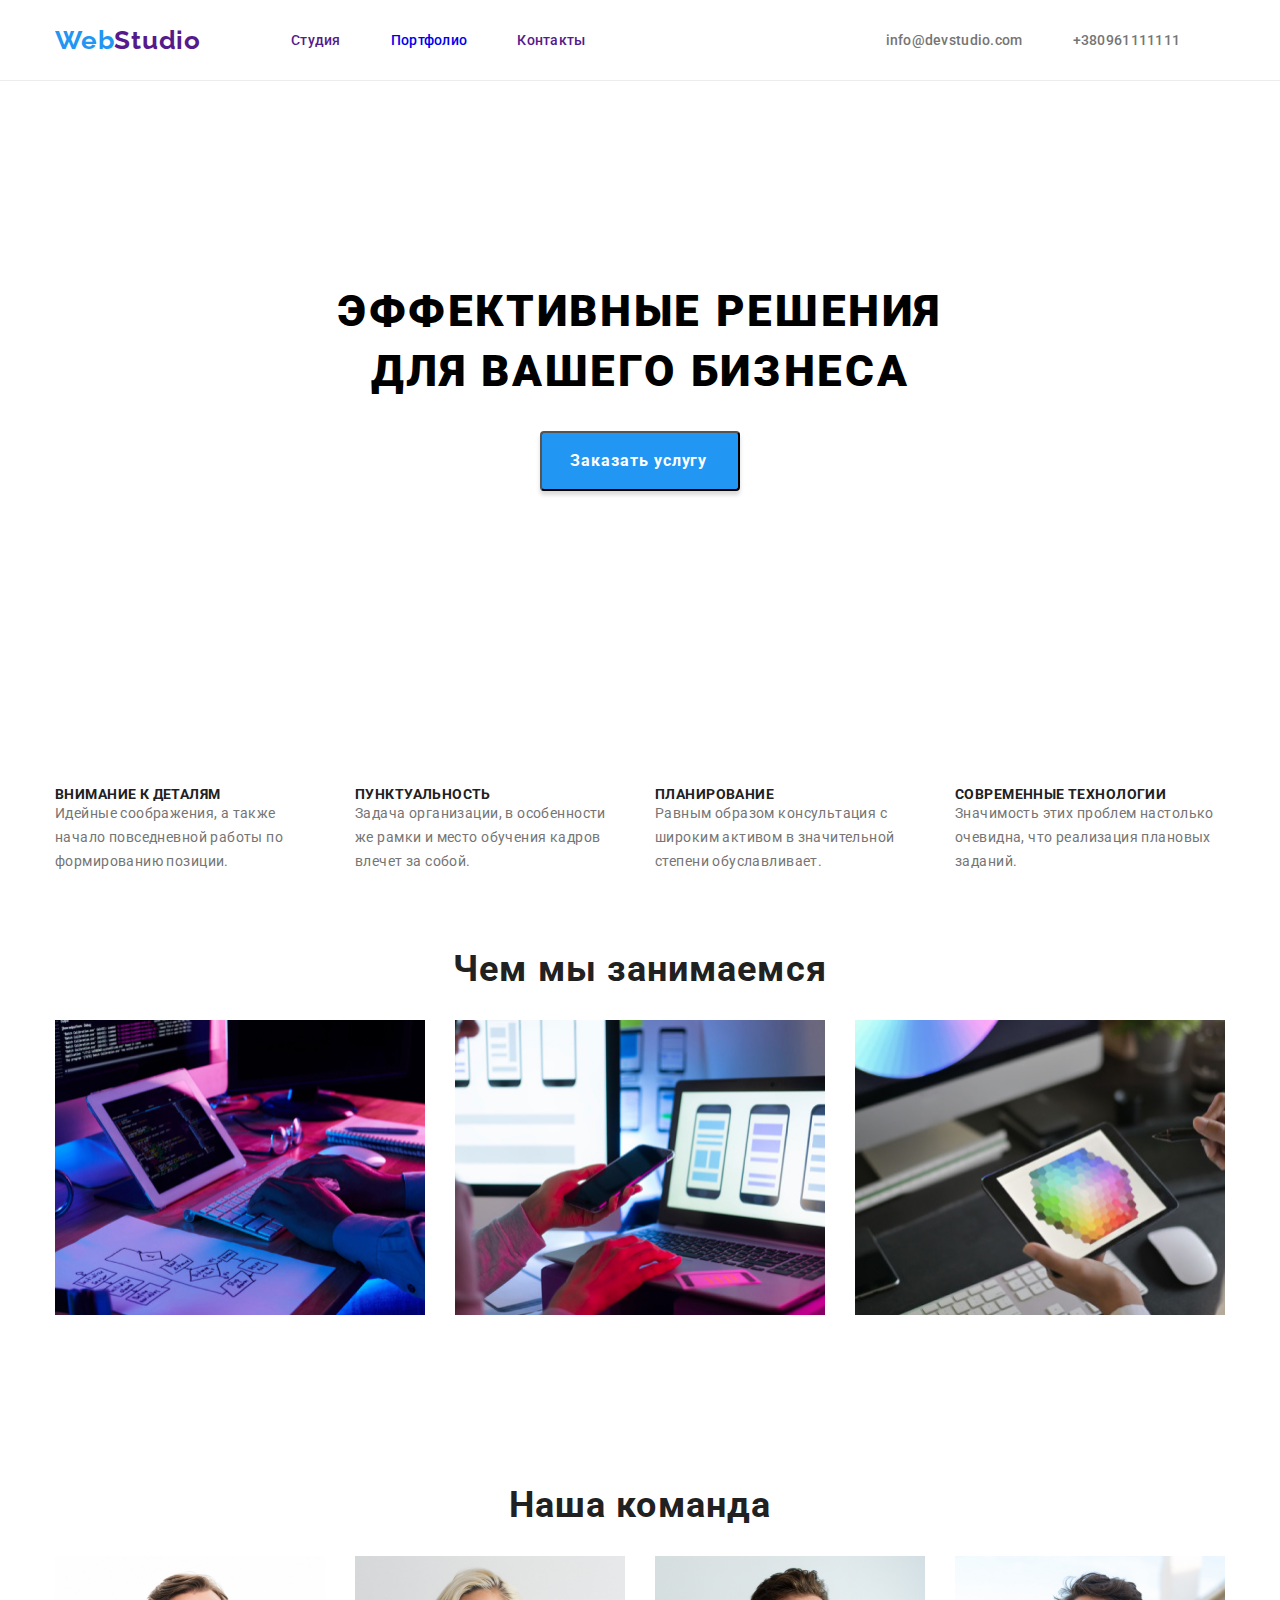
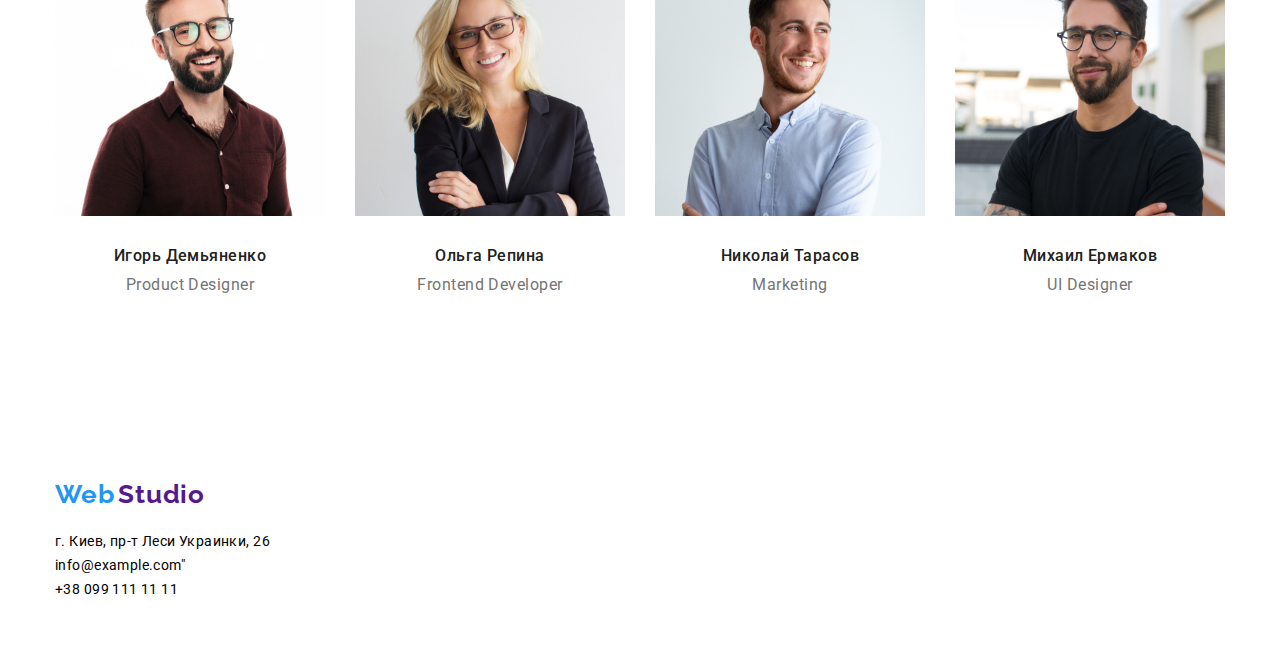
<file: index.html>
<!DOCTYPE html>
<html lang="ru">
  <head>
    <meta charset="UTF-8" />
    <meta name="viewport" content="width=device-width, initial-scale=1.0" />
    <link
      href="https://fonts.googleapis.com/css2?family=Raleway:wght@700&family=Roboto:wght@400;500;700;900&display=swap"
      rel="stylesheet"
    />
    <link rel="stylesheet" href="./css/styles.css" />
    <title>Web Studio</title>
  </head>
  <body>
    <!--HEADER-->
    <header class="header">
 <div class="container">
      <nav class="navigation">
        <a class="logo list link" href="">Web</a>
        <a class="logo-1 list link" href="">Studio</a>
        <ul class="navigation-list list">
          <li class="navigation-list-item">
            <a class="navigation-list-link link" href="">Студия</a>
          </li>
          <li class="navigation-list-item">
            <a class="navigation-list-link link" href="./portfolio.html">Портфолио</a>
          </li>
          <li class="navigation-list-item">
            <a class="navigation-list-link link" href="">Контакты</a>
          </li>
        </ul>
      <address class="address" >
        <a class="header-tel-link link add-1" href="mailto:info@devstudio.com">info@devstudio.com</a>
        <a class="header-tel-link link" href="tel:+380961111111">+380961111111</a>
       </address>
      </nav>
        </div>
    </header>
    <main>
      <!--HERO-->
      <section class="section-heading">
      <div class="container">
          <h1 class="heading">Эффективные решения <br> для вашего бизнеса </h1>
          <button class="modal-btn" type="button">Заказать услугу</button>
        </div>
      </section>
      <!--DETAILS-->
      <section class="section-details">
        <div class="container">
          <ul class="navigation-list list">
            <li class="about-details">
              <b class="about-details-heading">Внимание к деталям</b>
              <p class="about-details-text" >Идейные соображения, а также начало повседневной работы по формированию позиции.</p>
            </li>
            <li class="about-details">
              <b class="about-details-heading">Пунктуальность</b>
              <p class="about-details-text" >Задача организации, в особенности же рамки и место обучения кадров влечет за собой.</p>
            </li>
            <li class="about-details" >
              <b class="about-details-heading">Планирование</b>
              <p class="about-details-text" >Равным образом консультация с широким активом в значительной степени обуславливает.</p>
            </li>
            <li class="about-details" >
              <b class="about-details-heading">Современные технологии</b>
              <p class="about-details-text">Значимость этих проблем настолько очевидна, что реализация плановых заданий.</p>
            </li>
          </ul>
        </div>
      </section>

      <!--OUR WORK-->
      <section class="section-work">
        <div class="container"> 
        <h2 class="section-work-heading">Чем мы занимаемся</h2>
        <ul class="section-work-list list">
          <li class="images-work-item"><img src="./images/our-work/img-desktopapp.jpg" alt="ноутбук" width="370" height="295"</li>
          <li class="images-work-item"><img src="./images/our-work/img-mobileapp.jpg" alt="мобильный телефон" width="370" height="295"</li>
          <li class="images-work-item"><img src="./images/our-work/img-design.jpg" alt="монитор компьютера" width="370" height="295"</li>
        </ul>
        </div>
      </section>

      <!-- Our command -->
      <section class="section-command">
      <div class="container">
        <h2 class="section-command-heading">Наша команда</h2>
        <ul class="section-command-list list">
          <li class="command-item">
            <img src="./images/we/img-igor.jpg" alt="дизайнер продукта" width="270" height="260" />
            <h3 class="section-command-name">Игорь Демьяненко</h3>
            <p class="section-command-proffesion" lang="en">Product Designer</p>
          </li>
          <li class="command-item">
            <img src="./images/we/img-olga.jpg" alt="фронтенд-разработчик" width="270" height="260" />
            <h3 class="section-command-name">Ольга Репина</h3>
            <p class="section-command-proffesion" lang="en">Frontend Developer</p>
          </li>
          <li class="command-item" >
            <img src="./images/we/img-nik.jpg" alt="маркетолог" width="270" height="260" />
            <h3 class="section-command-name">Николай Тарасов</h3>
            <p class="section-command-proffesion" lang="en">Marketing</p>
          </li>
          <li class="command-item">
            <img src="./images/we/img-mikle.jpg" alt="дизайнер интерфейса" width="270" height="260" />
            <h3 class="section-command-name">Михаил Ермаков</h3>
            <p class="section-command-proffesion" lang="en">UI Designer</p>
          </li>
        </ul>
        <div>
      </section>
    </main>

    <!-- CONTACT INFO -->
    <footer class="footer">
    <div class=container>
      <a class="logo link" href="">Web</a>
       <a class="logo-1 link" href="">Studio </a>
      <address class=address>
        <ul class="address-list list link">
          <li class="address-list-item">
            <a class="address-location link" href="г. Киев, пр-т Леси Украинки, 26" target="_blank">г. Киев, пр-т Леси Украинки, 26</a>
          </li>
          <li class="address-list-item">
            <a class="address-mail link" href="mailto:info@example.com">info@example.com"</a>
          </li>
          <li>
            <a class="address-tel link" href="tel:+380991111111">+38 099 111 11 11</a>
          </li>
        </ul>
      </address>
      <div>
    </footer>
  </body>
</html>
</file>
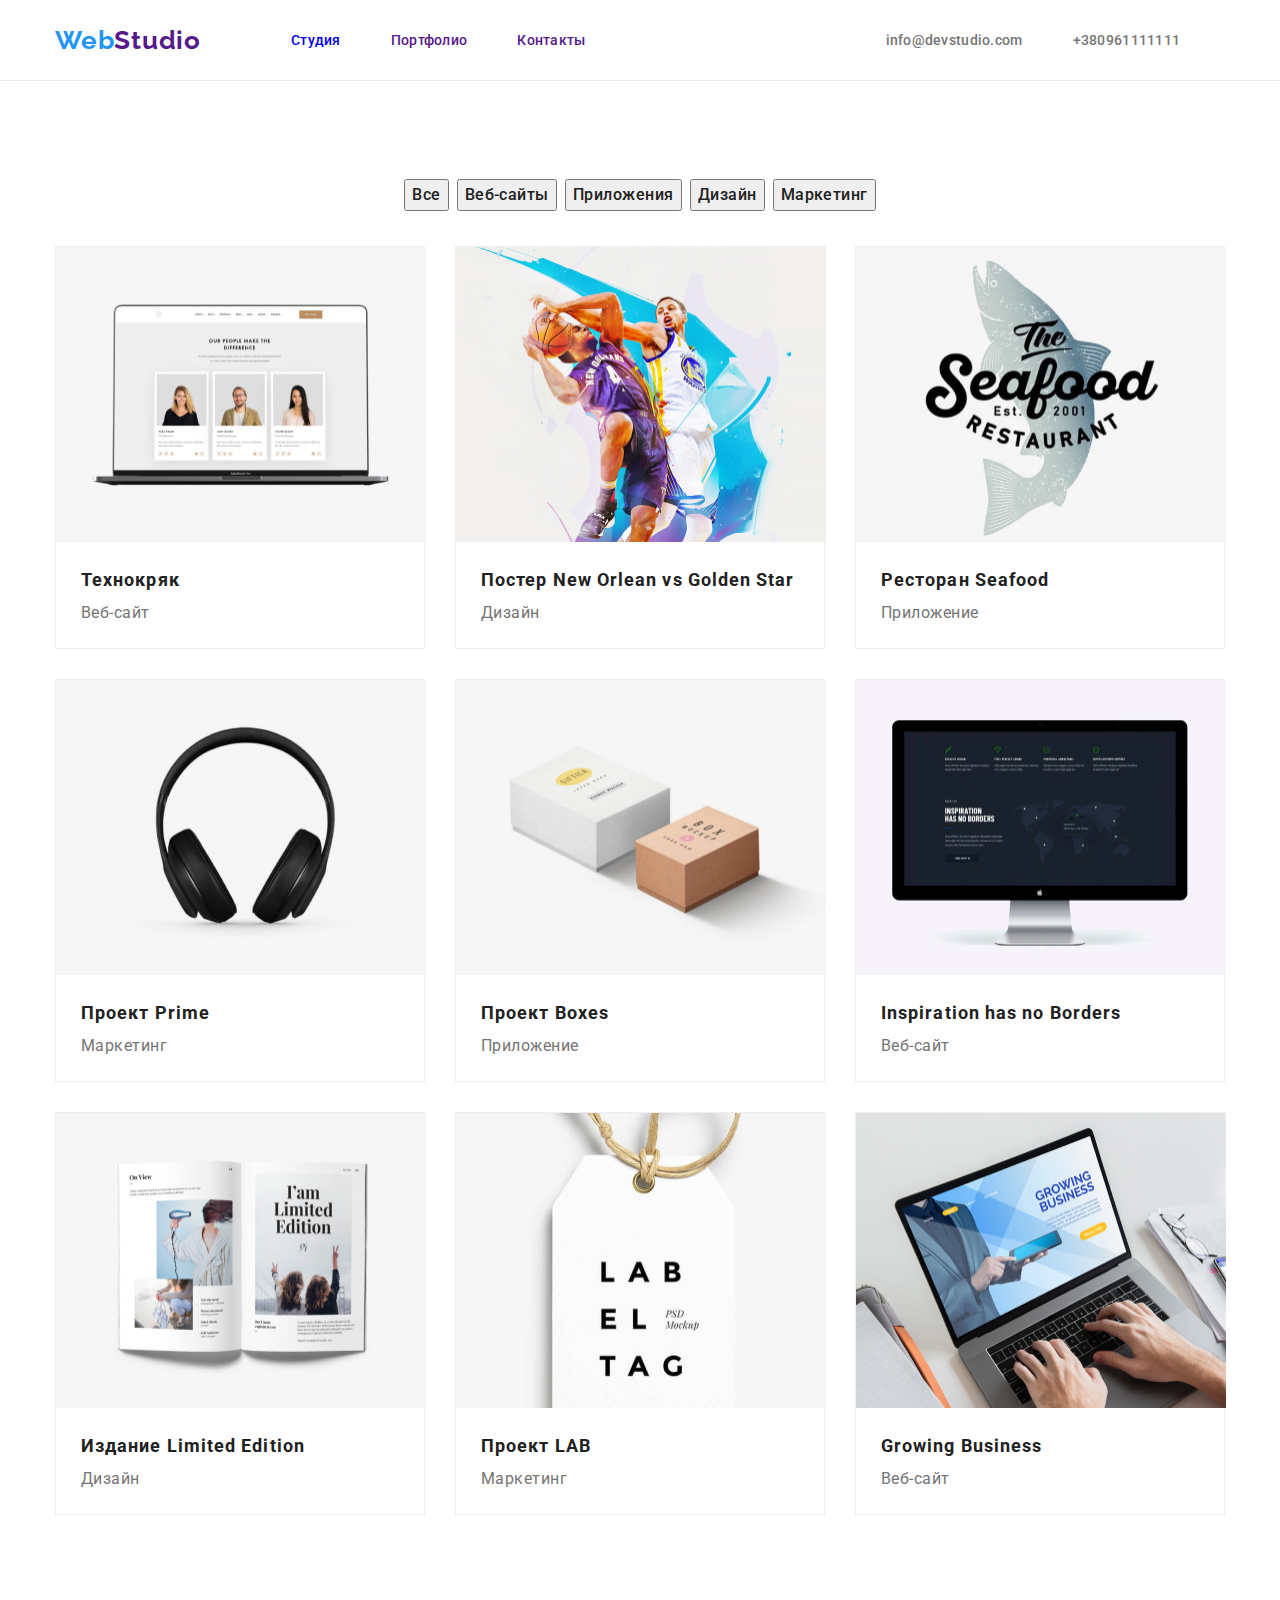
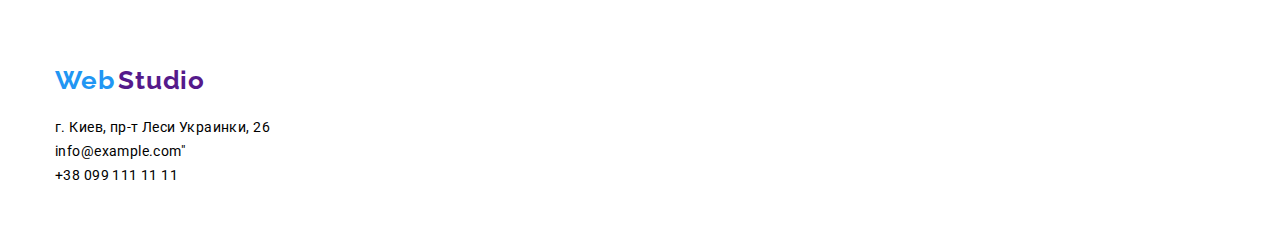
<file: portfolio.html>
<!DOCTYPE html>
<html lang="en">
  <head>
    <meta charset="UTF-8" />
    <meta name="viewport" content="width=device-width, initial-scale=1.0" />
    <link
      href="https://fonts.googleapis.com/css2?family=Raleway:wght@700&family=Roboto:wght@400;500;700;900&display=swap"
      rel="stylesheet"
    />
    <link rel="stylesheet" href="./css/styles.css" />
    <title>Portfolio</title>
  </head>
  <body>
    <!--HEADER-->
    <header class="header">
     <div class="container">
      <nav class="navigation">
        <a class="logo list link" href="">Web</a>
        <a class="logo-1 list link" href="">Studio</a>
        <ul class="navigation-list list">
          <li class="navigation-list-item">
            <a class="navigation-list-link link" href="./index.html">Студия</a>
          </li>
          <li class="navigation-list-item">
            <a class="navigation-list-link link" href="">Портфолио</a>
          </li>
          <li class="navigation-list-item">
            <a class="navigation-list-link link" href="">Контакты</a>
          </li>
        </ul>
        <address class="address">
          <a class="header-tel-link link add-1" href="mailto:info@devstudio.com">info@devstudio.com</a>
          <a class="header-tel-link link" href="tel:+380961111111">+380961111111</a>
        </address>
      </nav>
        </div>
    </header>
    <main>
      <!--HERO-->
      <section class="hero">
        <div class="container">
       <ul class="btn-all">
        <button class="modal-btn-1" type="button">Все</button> 
           <button class="modal-btn-1" type="button">Веб-сайты</button> 
          <button class="modal-btn-1" type="button">Приложения</button> 
           <button class="modal-btn-1" type="button">Дизайн</button> 
           <button class="modal-btn-1" type="button">Маркетинг</button> 
        </ul>
        </div>
      </section>
      <!-- Our work -->
      <section class="section-work-1">
      <div class="container">
        <ul class="section-work-list-1 list">
          <li class="section-work-item">
            <img src="./images-portfolio/img-technokriak.jpg" alt="технокряк" width="370" height="295" />
            <div class="text">
            <h3 class="section-work-heading-1" class="section-work-item">Технокряк</h3>
            <p class="section-work-app">Веб-сайт</p>
             </div>
          </li>
          <li class="section-work-item">
            <img src="./images-portfolio/img-poster.jpg" alt="постер" width="370" height="295" />
           <div class="text">
            <h3 class="section-work-heading-1" lang="ru,en">Постер New Orlean vs Golden Star</h3>
            <p class="section-work-app">Дизайн</p>
             </div>
          </li>
          <li class="section-work-item">
            <img src="./images-portfolio/img-restaurant.jpg" alt="логотип ресторана" width="370" height="295" />
            <div class="text">
            <h3 class="section-work-heading-1" lang="ru,en">Ресторан Seafood</h3>
            <p class="section-work-app">Приложение</p>
             </div>
          </li>
          <li class="section-work-item">
            <img src="./images-portfolio/img-prime.jpg" alt="наушники" width="370" height="295" />
           <div class="text">
            <h3 class="section-work-heading-1" lang="ru,en">Проект Prime</h3>
            <p class="section-work-app">Маркетинг</p>
             </div>
          </li>
          <li class="section-work-item">
            <img src="./images-portfolio/img-boxes.jpg" alt="коробки" width="370" height="295" />
           <div class="text">
            <h3 class="section-work-heading-1" lang="ru,en">Проект Boxes</h3>
            <p class="section-work-app">Приложение</p>
             </div>
          </li>
          <li class="section-work-item">
            <img src="./images-portfolio/img-inspiration.jpg" alt="монитор" width="370" height="295" />
            <div class="text">
            <h3 class="section-work-heading-1" lang="en">Inspiration has no Borders</h3>
            <p class="section-work-app">Веб-сайт</p>
             </div>
          </li>
          <li class="section-work-item">
            <img src="./images-portfolio/img-edition.jpg" alt="журнал" width="370" height="295" />
           <div class="text">
            <h3 class="section-work-heading-1" lang="ru,en">Издание Limited Edition</h3>
            <p class="section-work-app">Дизайн</p>
             </div>
          </li>
          <li class="section-work-item">
            <img src="./images-portfolio/img-lab.jpg" alt="бирка" width="370" height="295" />
           <div class="text">
            <h3 class="section-work-heading-1" lang="ru,en">Проект LAB</h3>
            <p class="section-work-app">Маркетинг</p>
             </div>
          </li>
          <li class="section-work-item">
            <img src="./images-portfolio/img-growing-business.jpg " alt="ноутбук" width="370" height="295" />
           <div class="text">
            <h3 class="section-work-heading-1" lang="en">Growing Business</h3>
            <p class="section-work-app">Веб-сайт</p>
             </div>
          </li>
        </ul>
        </div>
      </section>
    </main>

    <!-- CONTACT INFO -->
    <footer class="footer">
     <div class=container>
      <a class="logo list link" href="">Web</a>
      <a class="logo-1 list link" href="">Studio</a>
      <address class="address">
        <ul class="address-list list link">
          <li class="address-list-item">
            <a class="address-location link" href="г. Киев, пр-т Леси Украинки, 26" target="_blank"
              >г. Киев, пр-т Леси Украинки, 26</a
            >
          </li>
          <li class="address-list-item">
            <a class="address-mail link" href="mailto:info@example.com">info@example.com"</a>
          </li>
          <li class="address-list-item">
            <a class="address-tel link" href="tel:+380991111111">+38 099 111 11 11</a>
          </li>
        </ul>
      </address>
       <div>
    </footer>
  </body>
</html>
</file>
<file: css/styles.css>
:root {
  --main-font: "Roboto", sans-serif;
  --secondary-font: "Raleway", sans-serif;
}

*,
*::before,
*::after {
  margin: 0;
}

body {
  font-family: var(--main-font);
  font-style: normal;
}

.list  {
  list-style: none;
}

.link {
  text-decoration: none;
}
.address {
  font-style: normal;}

  img {
    display: block;
  }
  .header {
    display: flex;
    align-items: center;
    border-bottom: 1px solid #ECECEC;
    height: 80px;
    padding-top: 0px;
  } 
  .navigation {
    display: flex;
     align-items: center;
  }
  .navigation-list {
    display: flex;
  }
  .logo-1 {
    margin-right: 90px;
  }
  .navigation-list-item:not(:last-child) {
    margin-right: 50px;
  }

  .header .address {
    display: flex;
    margin-left: 300px;
  }
  .add-1 {
     padding-right: 50px;
  }


.logo, .logo-1 {
font-family: var(--secondary-font);
font-style: 400;
font-weight: 700;
font-size: 26px;
line-height: 1.192;
letter-spacing: 0.03em;}
.logo {
color: #2196F3;
  }
  .logo-1 {
color: color: #000000;
  }
.navigation-list-link:hover,
.navigation-list-link:focus,
.header-tel-link:hover,
.header-tel-link:focus{
  color: #2196F3;
}
.navigation-list, .header-tel-link {
font-style: 400;
font-weight: 500;
font-size: 14px;
line-height: 1.143;
letter-spacing: 0.02em;}
.navigation-list {
color: #212121}
.header-tel-link {
  color: #757575
  }

.heading{
font-family: var(--main-font);
font-style: 400;
font-weight: 900;
font-size: 44px;
line-height: 1.364;
text-align: center;
letter-spacing: 0.06em;
text-transform: uppercase;
}

.modal-btn{
font-family: var(--main-font);
font-style: 400;
font-weight: 700;
font-size: 16px;
line-height: 1.875;
display: flex;
align-items: center;
text-align: center;
letter-spacing: 0.06em;
color: #FFFFFF;
width: 200px;
height: 50px;
background: #2196F3;
box-shadow: 0px 4px 4px rgba(0, 0, 0, 0.15);
border-radius: 4px;
padding: 28px;
margin: 0 auto;
}
.section-details {
  display: flex;
padding-top: 80px;
}
.about-details-heading{
font-family: var(--main-font);
font-style: 400;
font-weight: 700;
font-size: 14px;
line-height: 1.143;
letter-spacing: 0.03em;
text-transform: uppercase;
color: #212121;
}
.about-details-text{
font-family: var(--main-font);
font-style: 400;
font-weight: 400;
font-size: 14px;
line-height: 1.71;
letter-spacing: 0.03em;
color: #757575;}

.section-work-heading, .section-command-heading {
font-family: var(--main-font);
font-style: 400;
font-weight: 700;
font-size: 36px;
line-height: 1.167px;
text-align: center;
letter-spacing: 0.03em;
color: #212121;
}
 .section-command-name {
font-family: var(--main-font);
font-style: 400;
font-weight: 500;
font-size: 16px;
line-height: 1.188;
text-align: center;
letter-spacing: 0.03em;
color: #212121;
}

.section-command-proffesion{
font-family: var(--main-font);
font-style: 400;
font-weight: 400;
font-size: 16px;
line-height: 1.188;
text-align: center;
letter-spacing: 0.03em;
color: #757575;}

.address-location, .address-mail, .address-tel {
font-family: var(--main-font);
font-style: 400;
font-weight: 400;
font-size: 14px;
line-height: 1.714;
letter-spacing: 0.03em;}

.address-location
{color: #000000;}

.address-mail, .address-tel{
color: #000000;
}
.container {
  width: 1170px;
  margin: 0 auto;
  }
  ul {padding: 0}

  .section-heading {
    display: flex;
    padding-top: 200px;
    padding-bottom: 200px;  
}
.section-heading .heading {
   text-align: center;
   margin-bottom: 30px;
  }
.section-heading .modal-btn {
  margin: 0 auto;
}
.section-details { 
  padding-top: 95px;
  padding-bottom: 95px;
}
.section-details .about-details:not(:last-child) {
margin-right: 30px;
}
.section-details .about-details {
  width: 270px;
}
.section-work {
padding-bottom: 95px;
}
.section-work .section-work-heading {
  text-align: center;
  margin-bottom: 50px;
}
.section-work .section-work-list {
  display: flex;
  width: 370px;
}
.section-work .images-work-item:not(:last-child) {
margin-right: 30px;
}
.section-command {
  padding-top: 95px;
  padding-bottom: 95px;
}
.section-command .section-command-heading {
  text-align: center;
  margin-bottom: 50px;
}
.section-command .section-command-list {
 display: flex; 
  width: 270px;
 }
.section-command .command-item:not(:last-child) {
margin-right: 30px;}

.section-command .section-command-name {
 padding-top: 30px;
 padding-bottom: 10px;
  }
 .section-command .section-command-proffesion {
   padding-bottom: 30px;
 }
 .footer {
  padding-top: 60px;
  padding-bottom: 60px;
 }
  .footer .address {
  width: 230px;
  margin-top: 20px;
  }
  .hero {
    padding-top: 98px;
    padding-bottom: 35px;
}
.hero .modal-btn-1:not(:last-child) {
 margin-right: 8px;
}
.hero .btn-all {
  display: flex;
  justify-content: center;
}
.modal-btn-1 {
  font-family: var(--main-font);
  font-style: 400;
  font-weight: 500;
  font-size: 16px;
  line-height: 1.625;
  letter-spacing: 0.03em;
  color:#212121;
  }
  .modal-btn-1:hover,
  .modal-btn-1:focus {
  color: #FFFF;
  background: #2196F3;
}
.section-work-heading-1 {
  font-family: var(--main-font);
  font-style: 400;
  font-weight: 700;
  font-size: 18px;
  line-height: 2;
  letter-spacing: 0.06em;
  color: #212121;}

  .section-work-1 {
    padding-bottom: 90px;
  }
  .section-work-app {
    font-family: var(--main-font);
    font-style: normal;
    font-weight: 400;
    font-size: 16px;
    line-height: 1.875;
    letter-spacing: 0.03em;
    color: #757575;
    }
    .section-work-1 .section-work-list-1 {
      display: flex; 
      flex-wrap: wrap;
       margin-right: -30px;
       margin-bottom: -30px;
       flex-basis: calc((100% - 3 * 30px) / 3);
    }
    .section-work-1 .section-work-item {
     margin-right: 30px;
     width: 370px;
      margin-bottom: 30px;
      background: #FFFFFF;
      border: 1px solid #EEEEEE;
      box-sizing: border-box;
     }
     .section-work-1 .text {
      width: 322px;
      margin-top: 20px;
      margin-bottom: 20px;
      margin-right: 25px;
      margin-left: 25px;
      }
</file>
